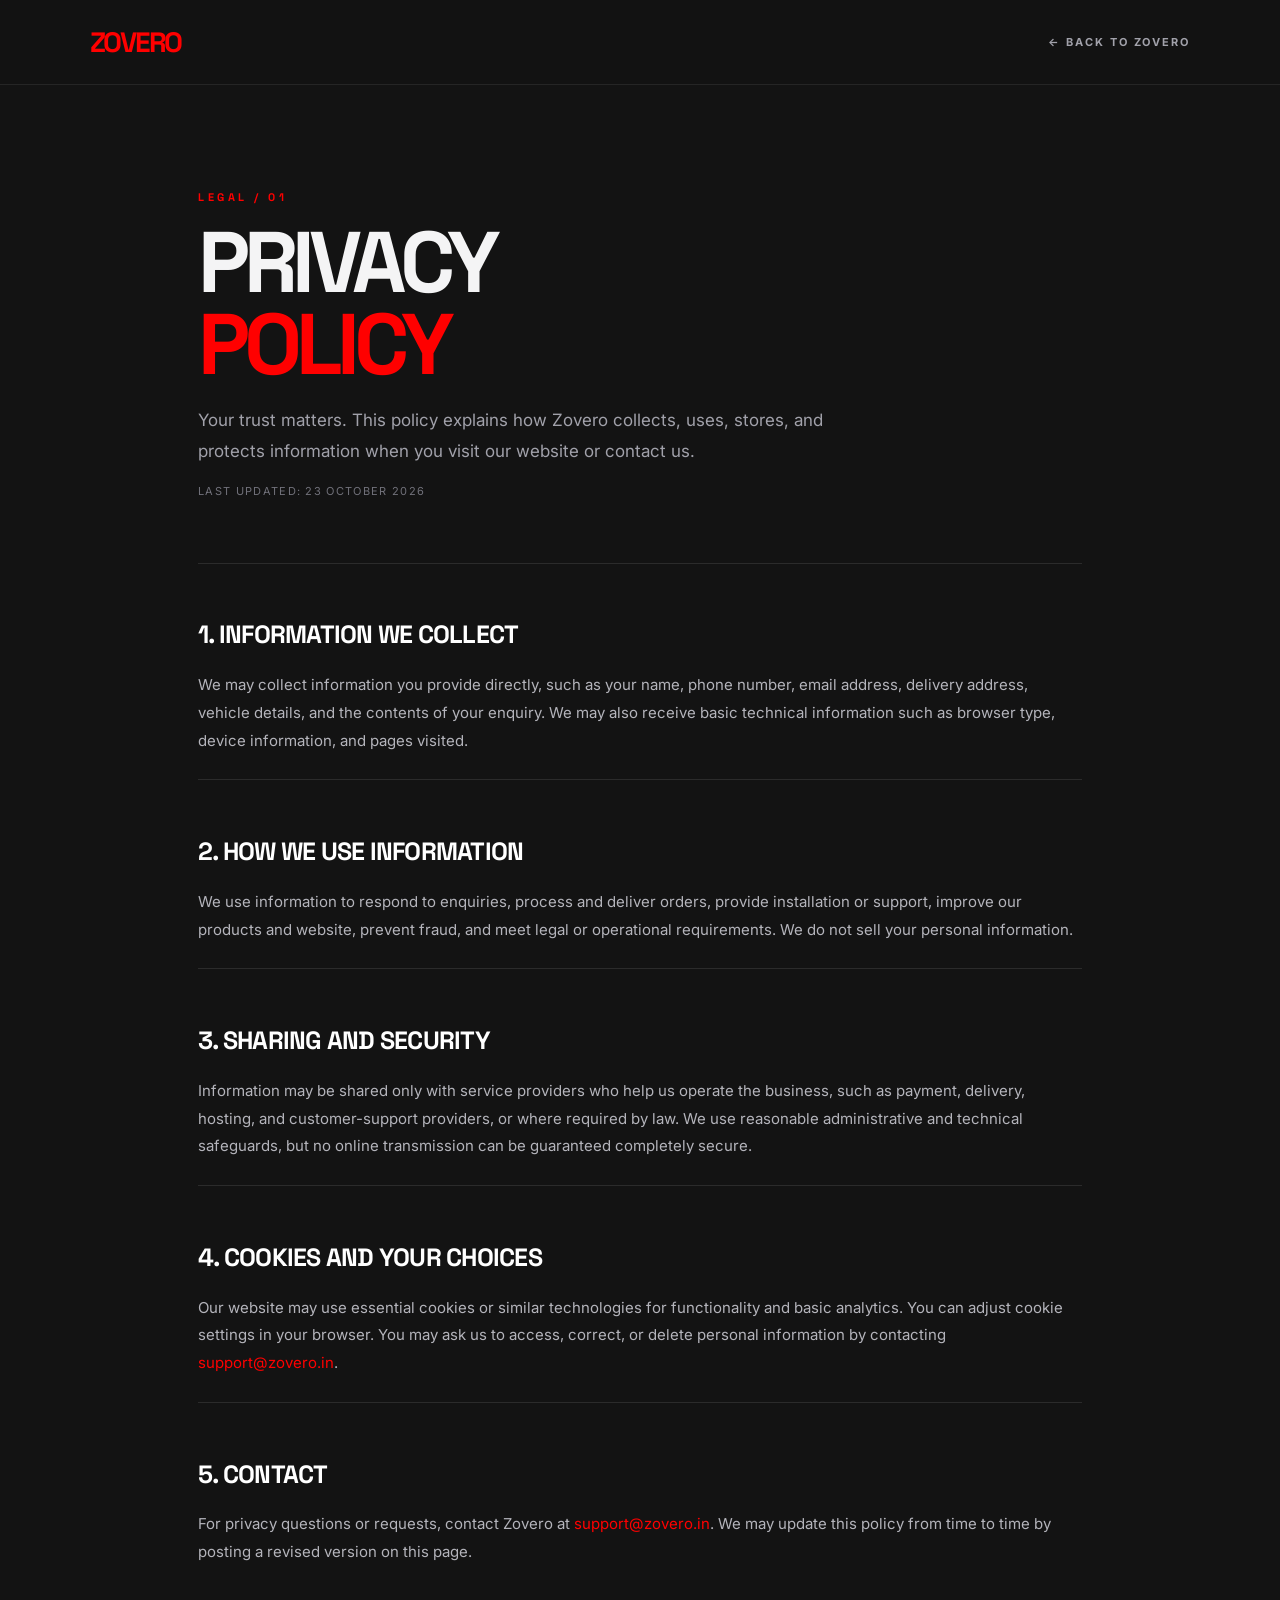
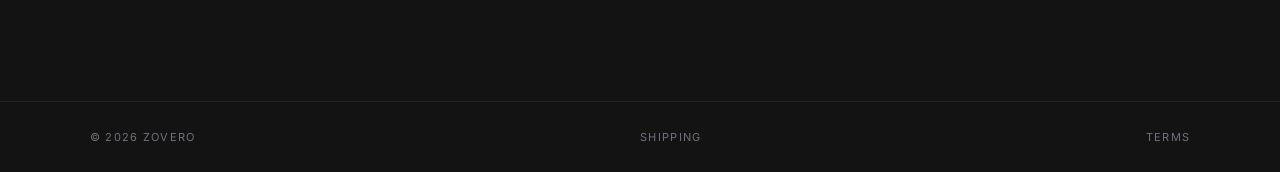
<file: privacy-policy.html>
<!doctype html>
<html lang="en"><head><meta charset="utf-8"><meta name="viewport" content="width=device-width,initial-scale=1"><title>Privacy Policy | Zovero</title><meta name="description" content="Zovero Privacy Policy"><link rel="stylesheet" href="policy-styles.css"></head><body>
<header class="topbar"><a class="logo" href="index.html"><span>Zovero</span></a><a class="back" href="index.html">← Back to Zovero</a></header>
<main><section class="hero"><div class="eyebrow">Legal / 01</div><h1>Privacy<br><span class="accent">Policy</span></h1><p class="intro">Your trust matters. This policy explains how Zovero collects, uses, stores, and protects information when you visit our website or contact us.</p><div class="updated">Last updated: 23 October 2026</div></section><section class="content">
<div class="section"><h2>1. Information we collect</h2><p>We may collect information you provide directly, such as your name, phone number, email address, delivery address, vehicle details, and the contents of your enquiry. We may also receive basic technical information such as browser type, device information, and pages visited.</p></div>
<div class="section"><h2>2. How we use information</h2><p>We use information to respond to enquiries, process and deliver orders, provide installation or support, improve our products and website, prevent fraud, and meet legal or operational requirements. We do not sell your personal information.</p></div>
<div class="section"><h2>3. Sharing and security</h2><p>Information may be shared only with service providers who help us operate the business, such as payment, delivery, hosting, and customer-support providers, or where required by law. We use reasonable administrative and technical safeguards, but no online transmission can be guaranteed completely secure.</p></div>
<div class="section"><h2>4. Cookies and your choices</h2><p>Our website may use essential cookies or similar technologies for functionality and basic analytics. You can adjust cookie settings in your browser. You may ask us to access, correct, or delete personal information by contacting <a class="accent" href="mailto:support@zovero.in">support@zovero.in</a>.</p></div>
<div class="section"><h2>5. Contact</h2><p>For privacy questions or requests, contact Zovero at <a class="accent" href="mailto:support@zovero.in">support@zovero.in</a>. We may update this policy from time to time by posting a revised version on this page.</p></div>
</section></main><footer class="footer"><span>© 2026 Zovero</span><a href="shipping-policy.html">Shipping</a><a href="terms-and-conditions.html">Terms</a></footer></body></html>
</file>
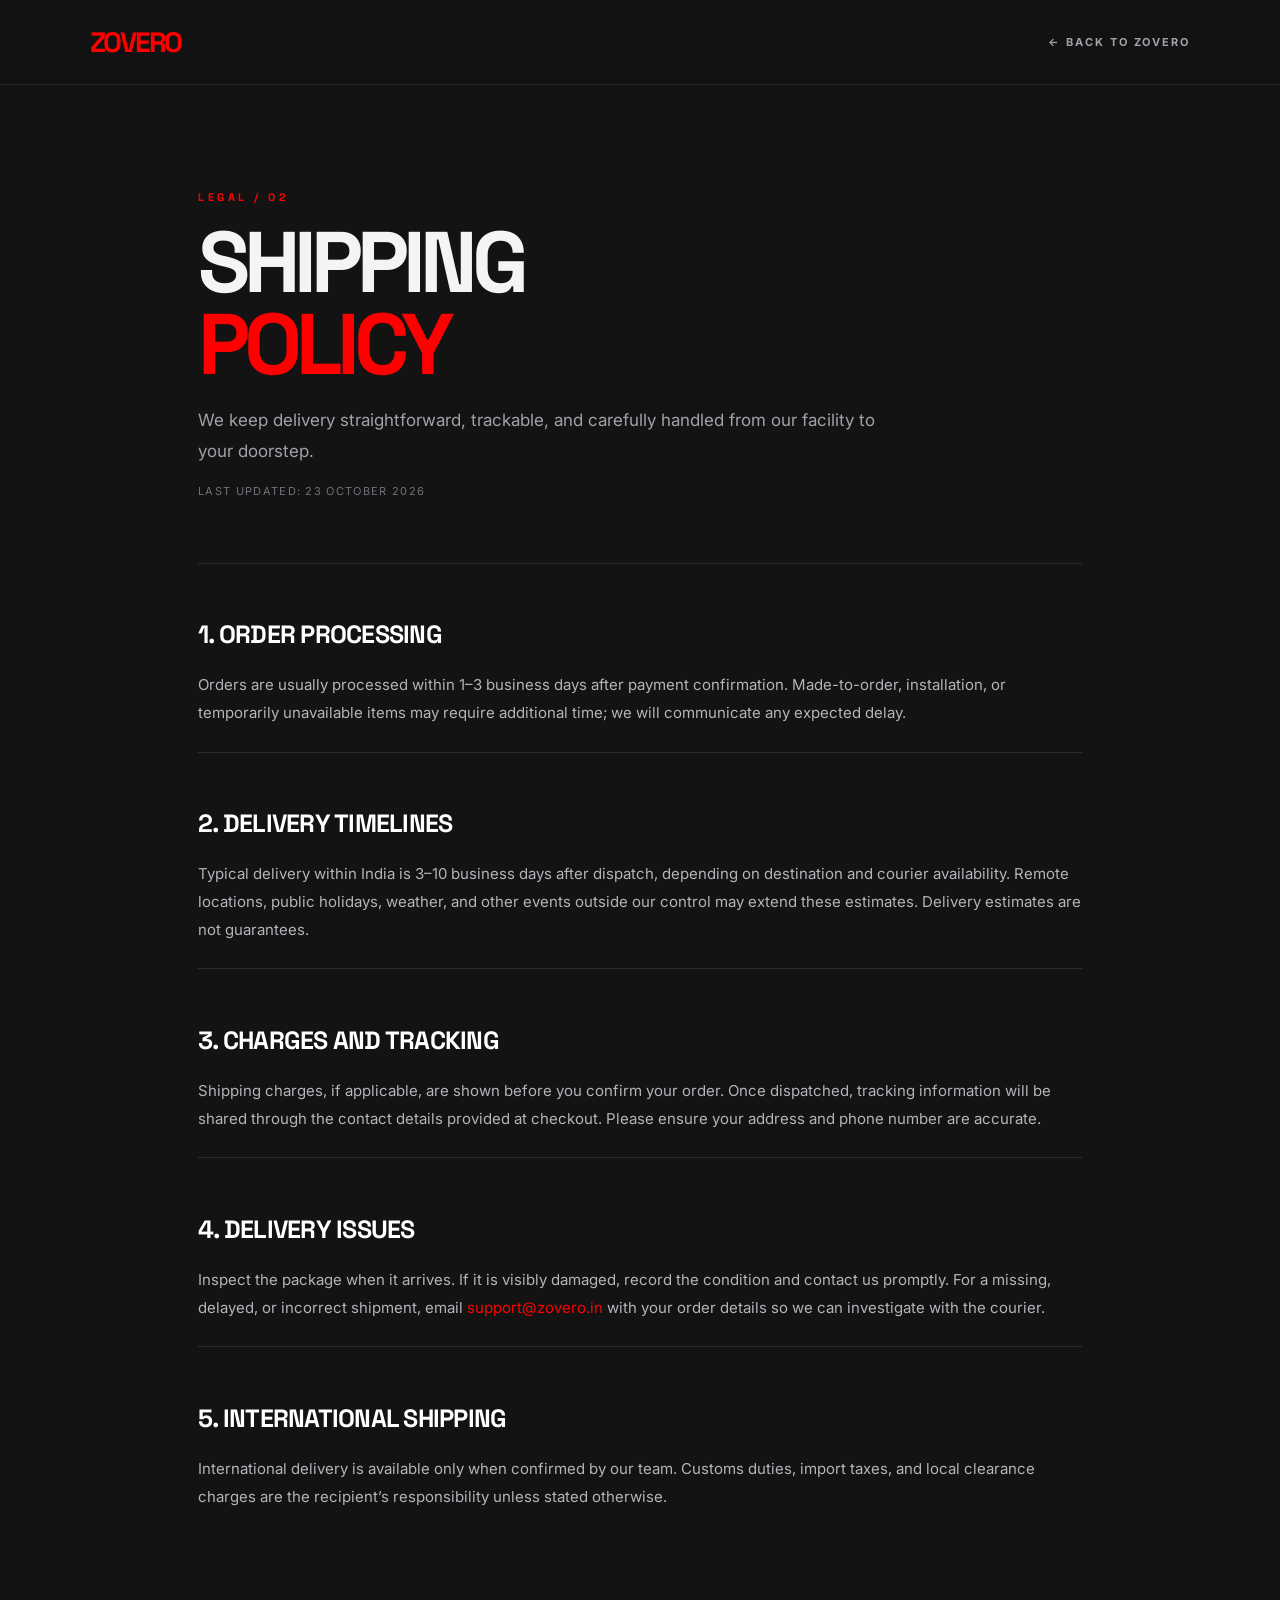
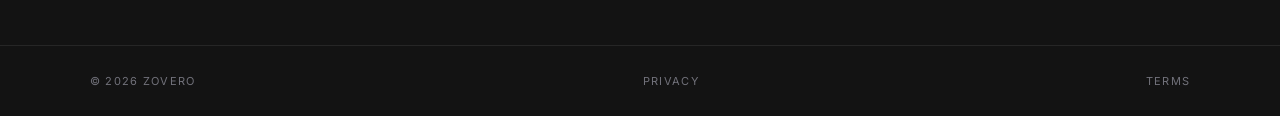
<file: shipping-policy.html>
<!doctype html>
<html lang="en"><head><meta charset="utf-8"><meta name="viewport" content="width=device-width,initial-scale=1"><title>Shipping Policy | Zovero</title><meta name="description" content="Zovero Shipping Policy"><link rel="stylesheet" href="policy-styles.css"></head><body>
<header class="topbar"><a class="logo" href="index.html"><span>Zovero</span></a><a class="back" href="index.html">← Back to Zovero</a></header>
<main><section class="hero"><div class="eyebrow">Legal / 02</div><h1>Shipping<br><span class="accent">Policy</span></h1><p class="intro">We keep delivery straightforward, trackable, and carefully handled from our facility to your doorstep.</p><div class="updated">Last updated: 23 October 2026</div></section><section class="content">
<div class="section"><h2>1. Order processing</h2><p>Orders are usually processed within 1–3 business days after payment confirmation. Made-to-order, installation, or temporarily unavailable items may require additional time; we will communicate any expected delay.</p></div>
<div class="section"><h2>2. Delivery timelines</h2><p>Typical delivery within India is 3–10 business days after dispatch, depending on destination and courier availability. Remote locations, public holidays, weather, and other events outside our control may extend these estimates. Delivery estimates are not guarantees.</p></div>
<div class="section"><h2>3. Charges and tracking</h2><p>Shipping charges, if applicable, are shown before you confirm your order. Once dispatched, tracking information will be shared through the contact details provided at checkout. Please ensure your address and phone number are accurate.</p></div>
<div class="section"><h2>4. Delivery issues</h2><p>Inspect the package when it arrives. If it is visibly damaged, record the condition and contact us promptly. For a missing, delayed, or incorrect shipment, email <a class="accent" href="mailto:support@zovero.in">support@zovero.in</a> with your order details so we can investigate with the courier.</p></div>
<div class="section"><h2>5. International shipping</h2><p>International delivery is available only when confirmed by our team. Customs duties, import taxes, and local clearance charges are the recipient’s responsibility unless stated otherwise.</p></div>
</section></main><footer class="footer"><span>© 2026 Zovero</span><a href="privacy-policy.html">Privacy</a><a href="terms-and-conditions.html">Terms</a></footer></body></html>
</file>
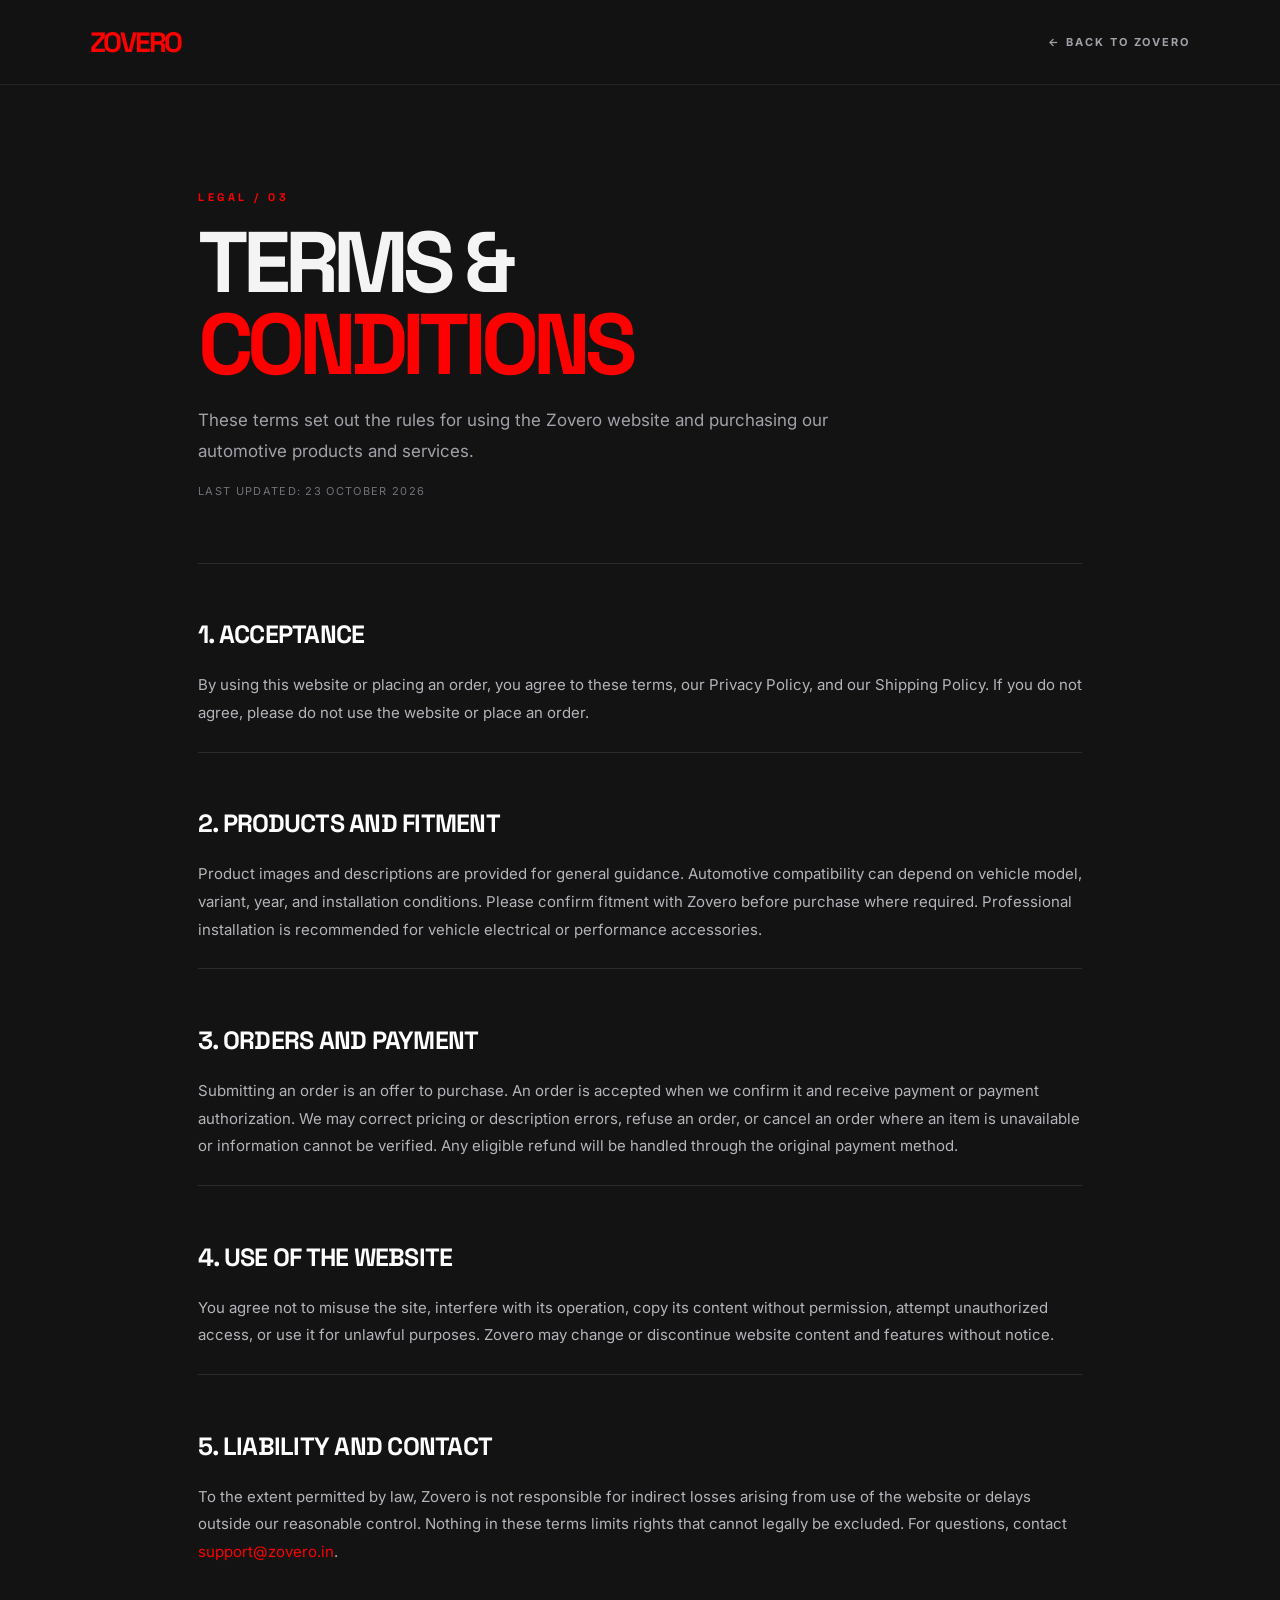
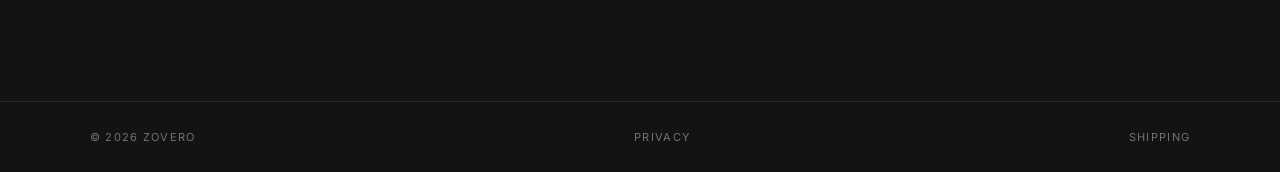
<file: terms-and-conditions.html>
<!doctype html>
<html lang="en"><head><meta charset="utf-8"><meta name="viewport" content="width=device-width,initial-scale=1"><title>Terms &amp; Conditions | Zovero</title><meta name="description" content="Zovero Terms and Conditions"><link rel="stylesheet" href="policy-styles.css"></head><body>
<header class="topbar"><a class="logo" href="index.html"><span>Zovero</span></a><a class="back" href="index.html">← Back to Zovero</a></header>
<main><section class="hero"><div class="eyebrow">Legal / 03</div><h1>Terms &amp;<br><span class="accent">Conditions</span></h1><p class="intro">These terms set out the rules for using the Zovero website and purchasing our automotive products and services.</p><div class="updated">Last updated: 23 October 2026</div></section><section class="content">
<div class="section"><h2>1. Acceptance</h2><p>By using this website or placing an order, you agree to these terms, our Privacy Policy, and our Shipping Policy. If you do not agree, please do not use the website or place an order.</p></div>
<div class="section"><h2>2. Products and fitment</h2><p>Product images and descriptions are provided for general guidance. Automotive compatibility can depend on vehicle model, variant, year, and installation conditions. Please confirm fitment with Zovero before purchase where required. Professional installation is recommended for vehicle electrical or performance accessories.</p></div>
<div class="section"><h2>3. Orders and payment</h2><p>Submitting an order is an offer to purchase. An order is accepted when we confirm it and receive payment or payment authorization. We may correct pricing or description errors, refuse an order, or cancel an order where an item is unavailable or information cannot be verified. Any eligible refund will be handled through the original payment method.</p></div>
<div class="section"><h2>4. Use of the website</h2><p>You agree not to misuse the site, interfere with its operation, copy its content without permission, attempt unauthorized access, or use it for unlawful purposes. Zovero may change or discontinue website content and features without notice.</p></div>
<div class="section"><h2>5. Liability and contact</h2><p>To the extent permitted by law, Zovero is not responsible for indirect losses arising from use of the website or delays outside our reasonable control. Nothing in these terms limits rights that cannot legally be excluded. For questions, contact <a class="accent" href="mailto:support@zovero.in">support@zovero.in</a>.</p></div>
</section></main><footer class="footer"><span>© 2026 Zovero</span><a href="privacy-policy.html">Privacy</a><a href="shipping-policy.html">Shipping</a></footer></body></html>
</file>
<file: policy-styles.css>
@import url('https://fonts.googleapis.com/css2?family=Space+Grotesk:wght@400;500;600;700;900&family=Inter:wght@400;500;600;700&display=swap');

:root { color-scheme: dark; }
* { box-sizing: border-box; }
html { scroll-behavior: smooth; }
body { margin: 0; background: #131313; color: #f4f4f5; font-family: Inter, sans-serif; }
body::before { content: ""; position: fixed; inset: 0; pointer-events: none; opacity: .12; z-index: 5; background: url('https://grainy-gradients.vercel.app/noise.svg'); }
a { color: inherit; text-decoration: none; }
.topbar { border-bottom: 1px solid rgba(255,255,255,.08); padding: 24px 7vw; display: flex; align-items: center; justify-content: space-between; position: sticky; top: 0; z-index: 10; background: rgba(19,19,19,.86); backdrop-filter: blur(18px); }
.logo { font: 900 28px 'Space Grotesk', sans-serif; letter-spacing: -.08em; text-transform: uppercase; }
.logo span, .accent { color: #f00; }
.back { color: #a1a1aa; font-size: 11px; font-weight: 700; letter-spacing: .18em; text-transform: uppercase; }
.back:hover { color: #f00; }
.hero { max-width: 940px; margin: 0 auto; padding: 105px 28px 55px; }
.eyebrow { color: #f00; font: 700 11px 'Space Grotesk', sans-serif; letter-spacing: .32em; text-transform: uppercase; }
h1 { margin: 18px 0 20px; font: 900 clamp(42px, 8vw, 86px)/.95 'Space Grotesk', sans-serif; letter-spacing: -.07em; text-transform: uppercase; }
.intro { max-width: 680px; color: #a1a1aa; font-size: 17px; line-height: 1.8; }
.updated { color: #71717a; font-size: 11px; letter-spacing: .12em; text-transform: uppercase; }
.content { max-width: 940px; margin: 0 auto; padding: 10px 28px 110px; }
.section { border-top: 1px solid rgba(255,255,255,.1); padding: 34px 0 10px; }
h2 { color: #fff; font: 700 25px 'Space Grotesk', sans-serif; letter-spacing: -.03em; text-transform: uppercase; }
h3 { color: #f00; font: 700 14px 'Space Grotesk', sans-serif; letter-spacing: .12em; text-transform: uppercase; margin-top: 30px; }
p, li { color: #b4b4bb; font-size: 15px; line-height: 1.85; }
ul { padding-left: 22px; }
strong { color: #f4f4f5; }
.footer { border-top: 1px solid rgba(255,255,255,.08); padding: 28px 7vw; color: #71717a; font-size: 11px; letter-spacing: .12em; text-transform: uppercase; display: flex; justify-content: space-between; gap: 20px; }
@media (max-width: 650px) { .topbar { padding: 20px; } .hero, .content { padding-left: 20px; padding-right: 20px; } .footer { padding: 25px 20px; flex-direction: column; } .back { font-size: 9px; } }
</file>
